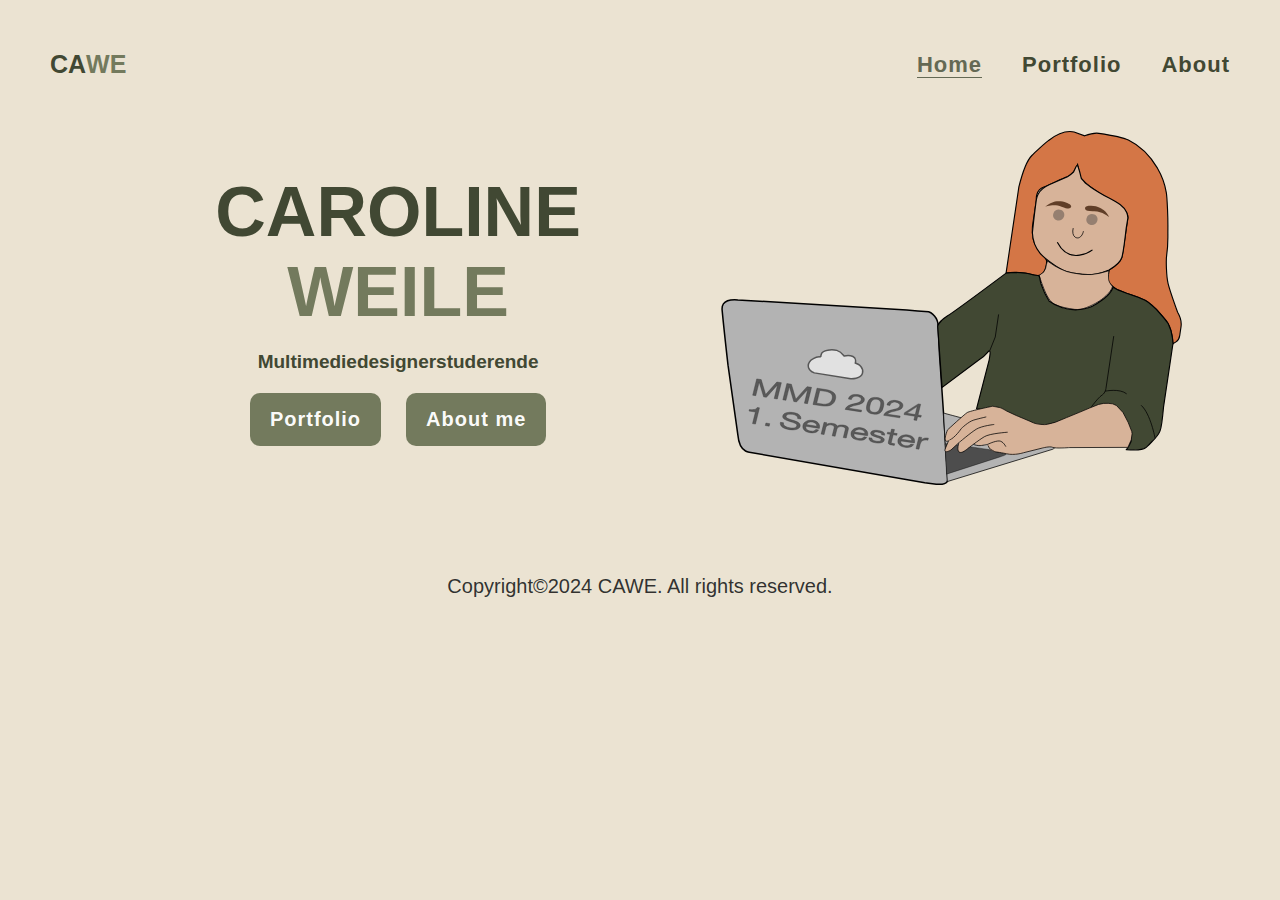
<file: index.html>
<!DOCTYPE html>
<html lang="da">
  <head>
    <meta charset="UTF-8" />
    <meta name="viewport" content="width=device-width, initial-scale=1.0" />
    <meta name="description" content="CAWE hjemmeside" />
    <meta name="robots" content="noindex, nofollow" />
    <title>Home</title>
    <link rel="stylesheet" href="css/generel.css" />
    <link rel="stylesheet" href="css/style.css" />
    <link
      rel="apple-touch-icon"
      sizes="180x180"
      href="favicon_io/apple-touch-icon.png"
    />
    <link
      rel="icon"
      type="image/png"
      sizes="32x32"
      href="favicon_io/favicon-32x32.png"
    />
    <link
      rel="icon"
      type="image/png"
      sizes="16x16"
      href="favicon_io/favicon-16x16.png"
    />
  </head>
  <body>
    <header>
      <nav class="navbar">
        <a href="index.html" class="logo">
          <div class="logo">
            <span class="ca">CA</span><span class="we">WE</span>
          </div>
        </a>
        <ul class="nav-menu">
          <li class="nav-item">
            <a href="index.html" class="nav-link active">Home</a>
          </li>
          <li class="nav-item">
            <a href="portfolio.html" class="nav-link">Portfolio</a>
          </li>
          <li class="nav-item">
            <a href="about.html" class="nav-link">About</a>
          </li>
        </ul>
        <div class="hamburger">
          <span class="bar"></span>
          <span class="bar"></span>
          <span class="bar"></span>
        </div>
      </nav>
    </header>
    <main>
      <div class="container-index">
        <div class="box-1">
          <div class="h1-forside">
            <span class="ca">CAROLINE</span><span class="we">WEILE</span>
          </div>
          <h3>Multimediedesignerstuderende</h3>
          <div class="knap-forside">
            <a href="portfolio.html" class="knap">Portfolio</a>
            <a href="about.html" class="knap">About me</a>
          </div>
        </div>
        <div class="box-2">
          <img
            src="img/ai-forside.svg"
            alt="Billede af animation"
            class="img-forside"
          />
        </div>
      </div>
    </main>
    <footer>
      <div>
        <p class="footer-index">
          Copyright&#169;2024 CAWE. All rights reserved.
        </p>
      </div>
    </footer>
    <script src="js/burger.js"></script>
  </body>
</html>
</file>
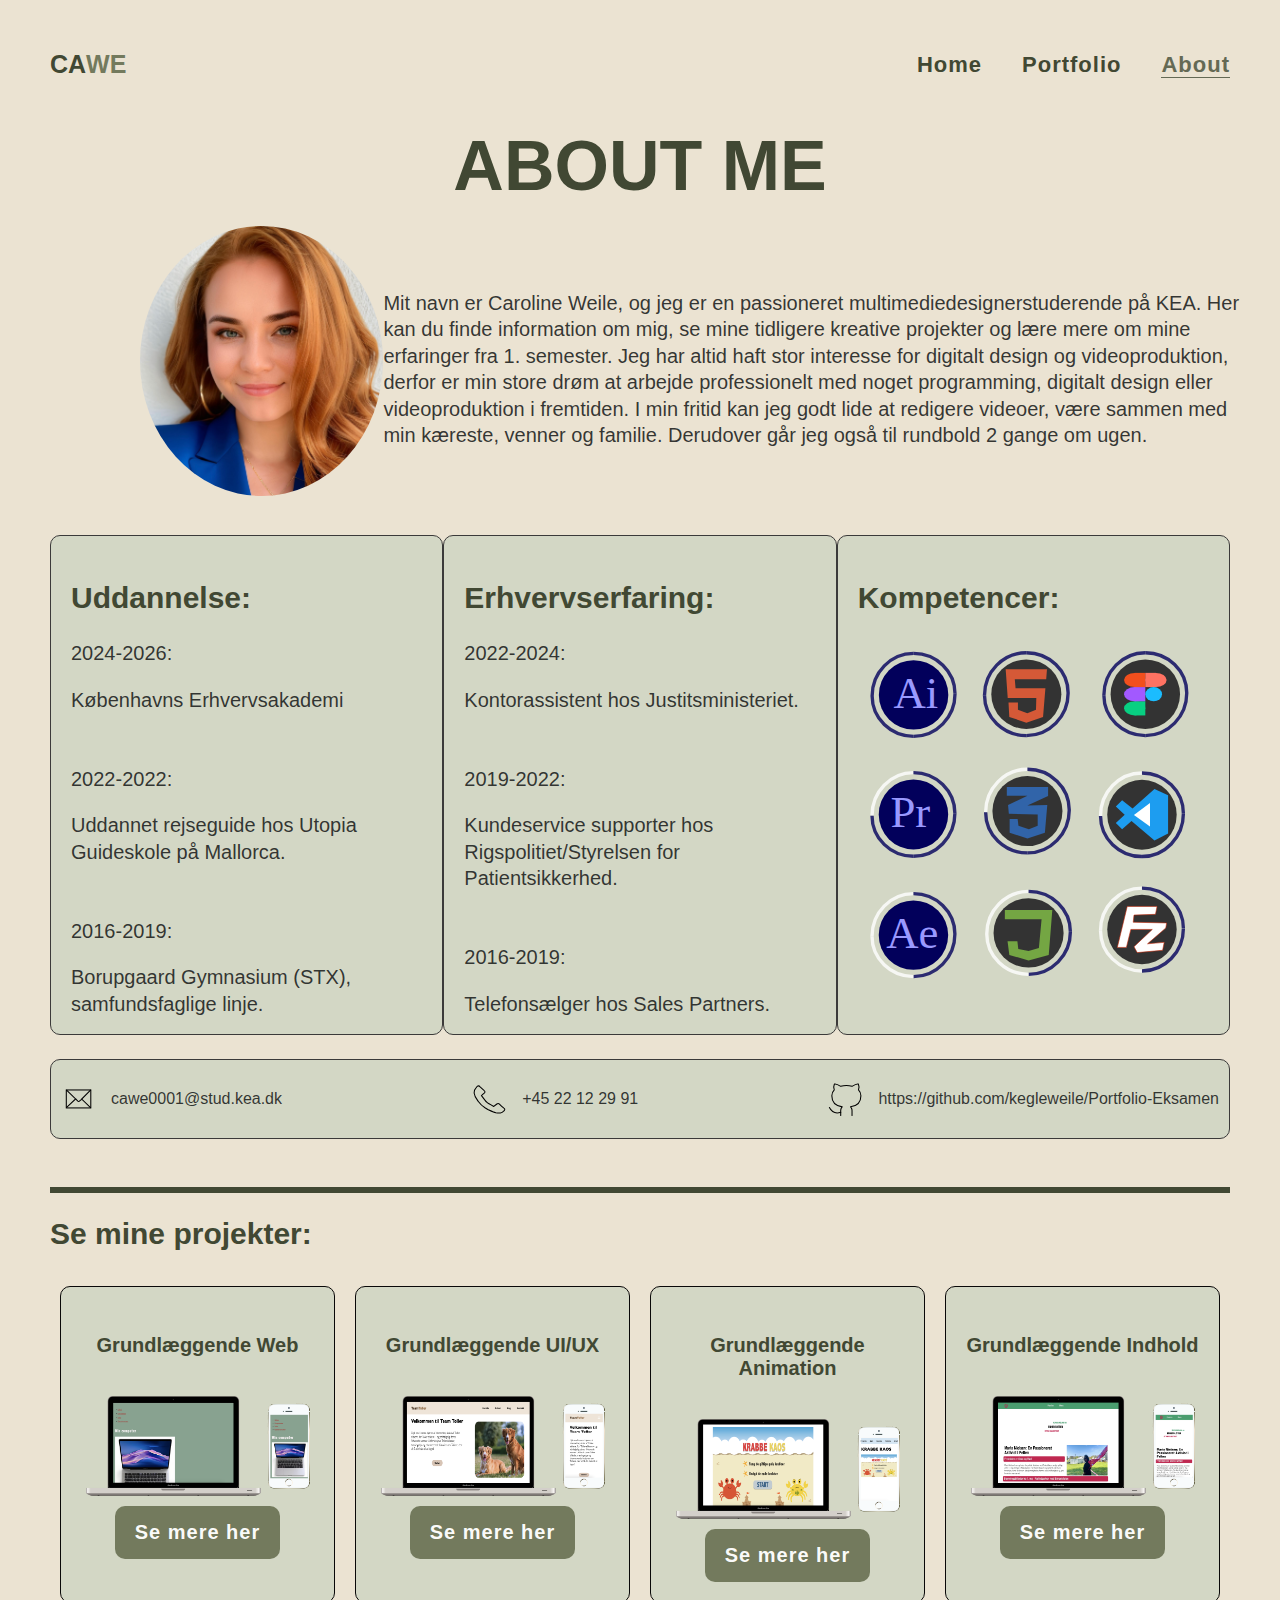
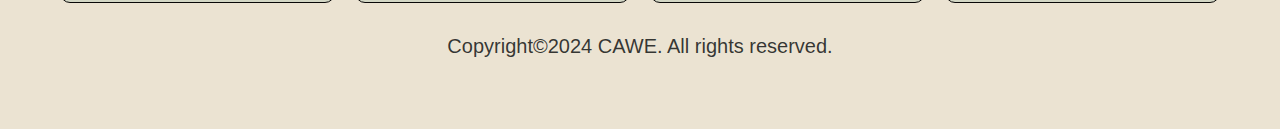
<file: about.html>
<!DOCTYPE html>
<html lang="da">
  <head>
    <meta charset="UTF-8" />
    <meta name="viewport" content="width=device-width, initial-scale=1.0" />
    <meta name="description" content="CAWE hjemmeside" />
    <meta name="robots" content="noindex, nofollow" />
    <title>About</title>
    <link rel="stylesheet" href="css/generel.css" />
    <link rel="stylesheet" href="css/style.css" />
    <link
      rel="apple-touch-icon"
      sizes="180x180"
      href="favicon_io/apple-touch-icon.png"
    />
    <link
      rel="icon"
      type="image/png"
      sizes="32x32"
      href="favicon_io/favicon-32x32.png"
    />
    <link
      rel="icon"
      type="image/png"
      sizes="16x16"
      href="favicon_io/favicon-16x16.png"
    />
  </head>
  <body>
    <header>
      <nav class="navbar">
        <a href="index.html" class="logo">
          <div class="logo">
            <span class="ca">CA</span><span class="we">WE</span>
          </div>
        </a>
        <ul class="nav-menu">
          <li class="nav-item">
            <a href="index.html" class="nav-link">Home</a>
          </li>
          <li class="nav-item">
            <a href="portfolio.html" class="nav-link">Portfolio</a>
          </li>
          <li class="nav-item">
            <a href="about.html" class="nav-link active">About</a>
          </li>
        </ul>
        <div class="hamburger">
          <span class="bar"></span>
          <span class="bar"></span>
          <span class="bar"></span>
        </div>
      </nav>
    </header>
    <main>
      <h1 class="h1-about">ABOUT ME</h1>
      <section class="grid_1-1">
        <div class="img-about-container">
          <img class="img-about" src="img/moi.JPG" alt="Et billede af mig" />
        </div>
        <div class="box-text">
          <p>
            Mit navn er Caroline Weile, og jeg er en passioneret
            multimediedesignerstuderende på KEA. Her kan du finde information om
            mig, se mine tidligere kreative projekter og lære mere om mine
            erfaringer fra 1. semester. Jeg har altid haft stor interesse for
            digitalt design og videoproduktion, derfor er min store drøm at
            arbejde professionelt med noget programming, digitalt design eller
            videoproduktion i fremtiden. I min fritid kan jeg godt lide at
            redigere videoer, være sammen med min kæreste, venner og familie.
            Derudover går jeg også til rundbold 2 gange om ugen.
          </p>
        </div>
      </section>
      <section class="box-indhold">
        <div class="box-uddannelse">
          <h2>Uddannelse:</h2>
          <p><strong>2024-2026:</strong></p>
          <p class="sted-1">Københavns Erhvervsakademi</p>
          <p><strong>2022-2022:</strong></p>
          <p class="sted-1">
            Uddannet rejseguide hos Utopia Guideskole på Mallorca.
          </p>
          <p><strong>2016-2019:</strong></p>
          <p class="sted-1">
            Borupgaard Gymnasium (STX), samfundsfaglige linje.
          </p>
        </div>
        <div class="box-erhvervserfaring">
          <h2>Erhvervserfaring:</h2>
          <p><strong>2022-2024:</strong></p>
          <p class="sted-1">Kontorassistent hos Justitsministeriet.</p>
          <p><strong>2019-2022:</strong></p>
          <p class="sted-1">
            Kundeservice supporter hos Rigspolitiet/Styrelsen for
            Patientsikkerhed.
          </p>
          <p><strong>2016-2019:</strong></p>
          <p class="sted-1">Telefonsælger hos Sales Partners.</p>
        </div>
        <div class="box-kompetencer">
          <h2>Kompetencer:</h2>
          <img src="img/ikon-1.svg" alt="Ikon-ai" class="ikon" />
          <img src="img/ikon-2.svg" alt="Ikon-html" class="ikon" />
          <img src="img/ikon-3.svg" alt="Ikon-figma" class="ikon" />
          <img src="img/ikon-4.svg" alt="Ikon-pr" class="ikon" />
          <img src="img/ikon-5.svg" alt="Ikon-css" class="ikon" />
          <img src="img/ikon-6.svg" alt="Ikon-vs" class="ikon" />
          <img src="img/ikon-7.svg" alt="Ikon-ae" class="ikon" />
          <img src="img/ikon-8.svg" alt="Ikon-js" class="ikon" />
          <img src="img/ikon-9.svg" alt="Ikon-fz" class="ikon" />
        </div>
      </section>
      <div class="kontakt-indhold">
        <div class="kontakt">
          <img src="img/mail-ikon.svg" alt="Ikon-mail" class="ikon-mail" />
          <p class="kontakt-text">cawe0001@stud.kea.dk</p>
        </div>
        <div class="kontakt2">
          <img src="img/telefon-ikon.svg" alt="Ikon-mail" class="ikon-mail" />
          <p class="kontakt-text">+45 22 12 29 91</p>
        </div>
        <div class="kontakt3">
          <img src="img/github-ikon.svg" alt="Ikon-mail" class="ikon-mail" />
          <p class="kontakt-text">
            https://github.com/kegleweile/Portfolio-Eksamen
          </p>
        </div>
      </div>
      <div class="streg"></div>
      <h2>Se mine projekter:</h2>
      <div class="container-portfolio">
        <div class="box-portfolio">
          <h4>Grundlæggende Web</h4>
          <div class="knap-projekt">
            <div>
              <img
                src="img/tema2_pic2.png"
                alt="Billede af tema 2"
                class="img-tema"
              />
            </div>
            <a href="tema2.html" class="knap">Se mere her</a>
          </div>
        </div>
        <div class="box-portfolio">
          <h4>Grundlæggende UI/UX</h4>
          <div class="knap-projekt">
            <div>
              <img
                src="img/tema3_pic2.png"
                alt="Billede af tema 3"
                class="img-tema"
              />
            </div>
            <a href="tema3.html" class="knap">Se mere her</a>
          </div>
        </div>
        <div class="box-portfolio">
          <h4>Grundlæggende Animation</h4>
          <div class="knap-projekt">
            <div>
              <img
                src="img/tema4_pic2.png"
                alt="Billede af tema 4"
                class="img-tema"
              />
            </div>
            <a href="tema4.html" class="knap">Se mere her</a>
          </div>
        </div>
        <div class="box-portfolio">
          <h4>Grundlæggende Indhold</h4>
          <div class="knap-projekt">
            <div>
              <img
                src="img/tema5_pic2.png"
                alt="Billede af tema 5"
                class="img-tema"
              />
            </div>
            <a href="tema5.html" class="knap">Se mere her</a>
          </div>
        </div>
      </div>
    </main>
    <footer>
      <div class="footer-about">
        <p>Copyright&#169;2024 CAWE. All rights reserved.</p>
      </div>
    </footer>
    <script src="js/burger.js"></script>
  </body>
</html>
</file>
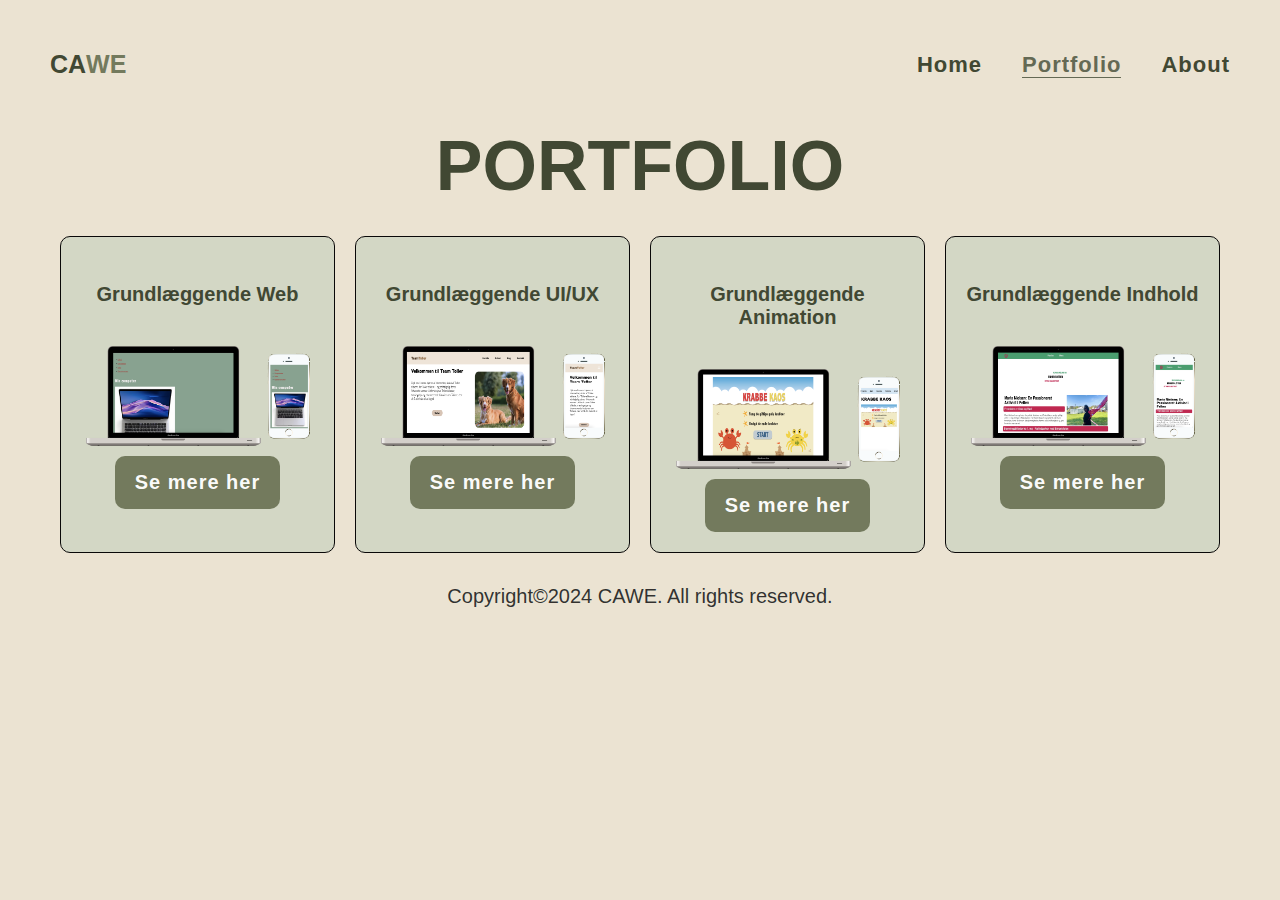
<file: portfolio.html>
<!DOCTYPE html>
<html lang="da">
  <head>
    <meta charset="UTF-8" />
    <meta name="viewport" content="width=device-width, initial-scale=1.0" />
    <meta name="description" content="CAWE hjemmeside" />
    <meta name="robots" content="noindex, nofollow" />
    <title>Portfolio</title>
    <link rel="stylesheet" href="css/generel.css" />
    <link rel="stylesheet" href="css/style.css" />
    <link
      rel="apple-touch-icon"
      sizes="180x180"
      href="favicon_io/apple-touch-icon.png"
    />
    <link
      rel="icon"
      type="image/png"
      sizes="32x32"
      href="favicon_io/favicon-32x32.png"
    />
    <link
      rel="icon"
      type="image/png"
      sizes="16x16"
      href="favicon_io/favicon-16x16.png"
    />
  </head>
  <body>
    <header>
      <nav class="navbar">
        <a href="index.html" class="logo">
          <div class="logo">
            <span class="ca">CA</span><span class="we">WE</span>
          </div>
        </a>
        <ul class="nav-menu">
          <li class="nav-item">
            <a href="index.html" class="nav-link">Home</a>
          </li>
          <li class="nav-item">
            <a href="portfolio.html" class="nav-link active">Portfolio</a>
          </li>
          <li class="nav-item">
            <a href="about.html" class="nav-link">About</a>
          </li>
        </ul>
        <div class="hamburger">
          <span class="bar"></span>
          <span class="bar"></span>
          <span class="bar"></span>
        </div>
      </nav>
    </header>
    <main>
      <h1 class="h1-portfolio">PORTFOLIO</h1>
      <div class="container-portfolio">
        <div class="box-portfolio">
          <h4>Grundlæggende Web</h4>
          <div class="knap-projekt">
            <div>
              <img
                src="img/tema2_pic2.png"
                alt="Billede af tema 2"
                class="img-tema"
              />
            </div>
            <a href="tema2.html" class="knap">Se mere her</a>
          </div>
        </div>
        <div class="box-portfolio">
          <h4>Grundlæggende UI/UX</h4>
          <div class="knap-projekt">
            <div>
              <img
                src="img/tema3_pic2.png"
                alt="Billede af tema 3"
                class="img-tema"
              />
            </div>
            <a href="tema3.html" class="knap">Se mere her</a>
          </div>
        </div>
        <div class="box-portfolio">
          <h4>Grundlæggende Animation</h4>
          <div class="knap-projekt">
            <div>
              <img
                src="img/tema4_pic2.png"
                alt="Billede af tema 4"
                class="img-tema"
              />
            </div>
            <a href="tema4.html" class="knap">Se mere her</a>
          </div>
        </div>
        <div class="box-portfolio">
          <h4>Grundlæggende Indhold</h4>
          <div class="knap-projekt">
            <div>
              <img
                src="img/tema5_pic2.png"
                alt="Billede af tema 5"
                class="img-tema"
              />
            </div>
            <a href="tema5.html" class="knap">Se mere her</a>
          </div>
        </div>
      </div>
    </main>
    <footer>
      <div>
        <p class="footer-portfolio">
          Copyright&#169;2024 CAWE. All rights reserved.
        </p>
      </div>
    </footer>
    <script src="js/burger.js"></script>
  </body>
</html>
</file>
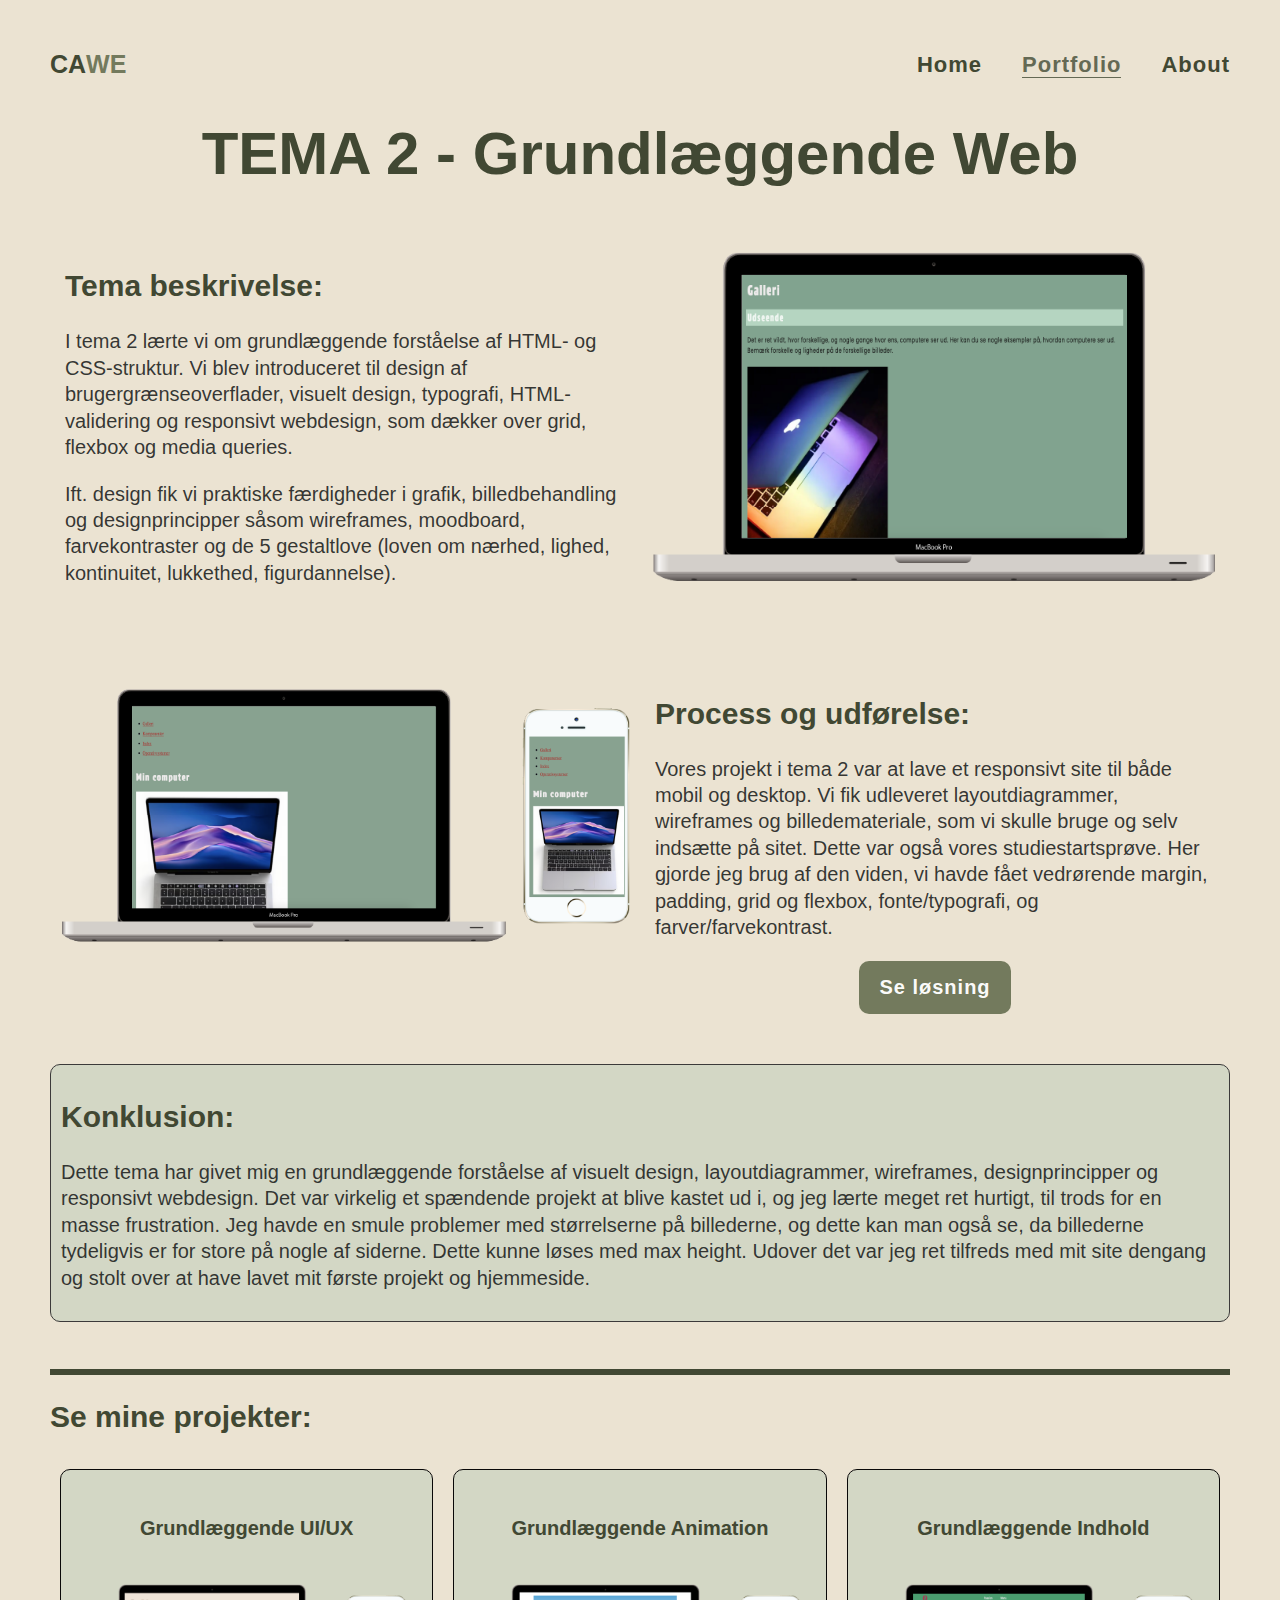
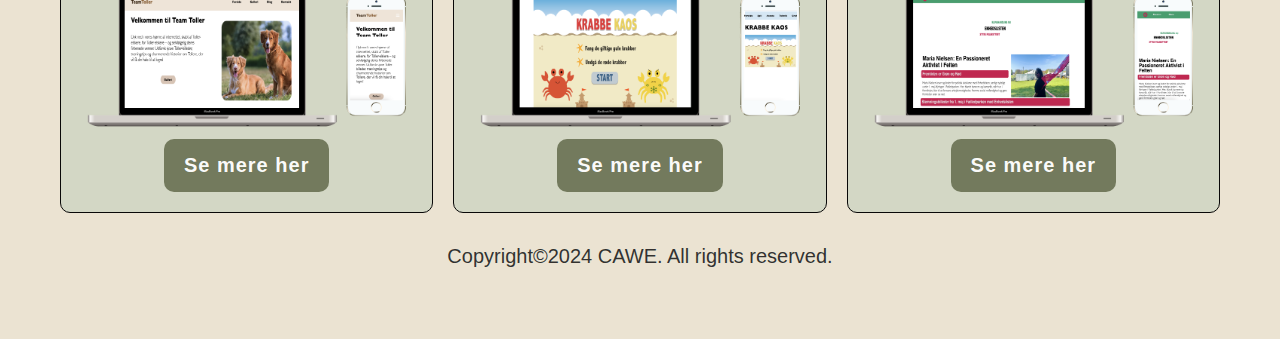
<file: tema2.html>
<!DOCTYPE html>
<html lang="da">
  <head>
    <meta charset="UTF-8" />
    <meta name="viewport" content="width=device-width, initial-scale=1.0" />
    <meta name="description" content="CAWE hjemmeside" />
    <meta name="robots" content="noindex, nofollow" />
    <title>Portfolio</title>
    <link rel="stylesheet" href="css/generel.css" />
    <link rel="stylesheet" href="css/style.css" />
    <link
      rel="apple-touch-icon"
      sizes="180x180"
      href="favicon_io/apple-touch-icon.png"
    />
    <link
      rel="icon"
      type="image/png"
      sizes="32x32"
      href="favicon_io/favicon-32x32.png"
    />
    <link
      rel="icon"
      type="image/png"
      sizes="16x16"
      href="favicon_io/favicon-16x16.png"
    />
  </head>
  <body>
    <header>
      <nav class="navbar">
        <a href="index.html" class="logo">
          <div class="logo">
            <span class="ca">CA</span><span class="we">WE</span>
          </div>
        </a>
        <ul class="nav-menu">
          <li class="nav-item">
            <a href="index.html" class="nav-link">Home</a>
          </li>
          <li class="nav-item">
            <a href="portfolio.html" class="nav-link active">Portfolio</a>
          </li>
          <li class="nav-item">
            <a href="about.html" class="nav-link">About</a>
          </li>
        </ul>
        <div class="hamburger">
          <span class="bar"></span>
          <span class="bar"></span>
          <span class="bar"></span>
        </div>
      </nav>
    </header>
    <main>
      <h1 class="h1-tema">TEMA 2 - Grundlæggende Web</h1>
      <section class="grid-1">
        <div class="tema-box1">
          <h2>Tema beskrivelse:</h2>
          <p>
            I tema 2 lærte vi om grundlæggende forståelse af HTML- og
            CSS-struktur. Vi blev introduceret til design af
            brugergrænseoverflader, visuelt design, typografi, HTML-validering
            og responsivt webdesign, som dækker over grid, flexbox og media
            queries.
          </p>
          <p>
            Ift. design fik vi praktiske færdigheder i grafik, billedbehandling
            og designprincipper såsom wireframes, moodboard, farvekontraster og
            de 5 gestaltlove (loven om nærhed, lighed, kontinuitet, lukkethed,
            figurdannelse).
          </p>
        </div>
        <div>
          <img
            src="img/tema2_pic1.png"
            alt="Billede af tema 2"
            class="img-tema"
          />
        </div>
      </section>
      <section class="grid-1">
        <div>
          <img
            src="img/tema2_pic2.png"
            alt="Billede af tema 2"
            class="img-tema"
          />
        </div>
        <div class="tema-box2">
          <h2>Process og udførelse:</h2>
          <p>
            Vores projekt i tema 2 var at lave et responsivt site til både mobil
            og desktop. Vi fik udleveret layoutdiagrammer, wireframes og
            billedemateriale, som vi skulle bruge og selv indsætte på sitet.
            Dette var også vores studiestartsprøve. Her gjorde jeg brug af den
            viden, vi havde fået vedrørende margin, padding, grid og flexbox,
            fonte/typografi, og farver/farvekontrast.
          </p>
          <div class="knap-tema">
            <a
              href="http://www.cawe.dk/t2_grundweb/sandbox/mobilsite/index.html"
              class="knap"
              >Se løsning</a
            >
          </div>
        </div>
      </section>
      <div class="konklussion-box">
        <h2>Konklusion:</h2>
        <p>
          Dette tema har givet mig en grundlæggende forståelse af visuelt
          design, layoutdiagrammer, wireframes, designprincipper og responsivt
          webdesign. Det var virkelig et spændende projekt at blive kastet ud i,
          og jeg lærte meget ret hurtigt, til trods for en masse frustration.
          Jeg havde en smule problemer med størrelserne på billederne, og dette
          kan man også se, da billederne tydeligvis er for store på nogle af
          siderne. Dette kunne løses med max height. Udover det var jeg ret
          tilfreds med mit site dengang og stolt over at have lavet mit første
          projekt og hjemmeside.
        </p>
      </div>
      <div class="streg"></div>
      <h2>Se mine projekter:</h2>
      <div class="container-portfolio">
        <div class="box-portfolio">
          <h4>Grundlæggende UI/UX</h4>
          <div class="knap-projekt">
            <div>
              <img
                src="img/tema3_pic2.png"
                alt="Billede af tema 3"
                class="img-tema"
              />
            </div>
            <a href="tema3.html" class="knap">Se mere her</a>
          </div>
        </div>
        <div class="box-portfolio">
          <h4>Grundlæggende Animation</h4>
          <div class="knap-projekt">
            <div>
              <img
                src="img/tema4_pic2.png"
                alt="Billede af tema 4"
                class="img-tema"
              />
            </div>
            <a href="tema4.html" class="knap">Se mere her</a>
          </div>
        </div>
        <div class="box-portfolio">
          <h4>Grundlæggende Indhold</h4>
          <div class="knap-projekt">
            <div>
              <img
                src="img/tema5_pic2.png"
                alt="Billede af tema 5"
                class="img-tema"
              />
            </div>
            <a href="tema5.html" class="knap">Se mere her</a>
          </div>
        </div>
      </div>
    </main>
    <footer>
      <div>
        <p class="footer-portfolio">
          Copyright&#169;2024 CAWE. All rights reserved.
        </p>
      </div>
    </footer>
    <script src="js/burger.js"></script>
  </body>
</html>
</file>
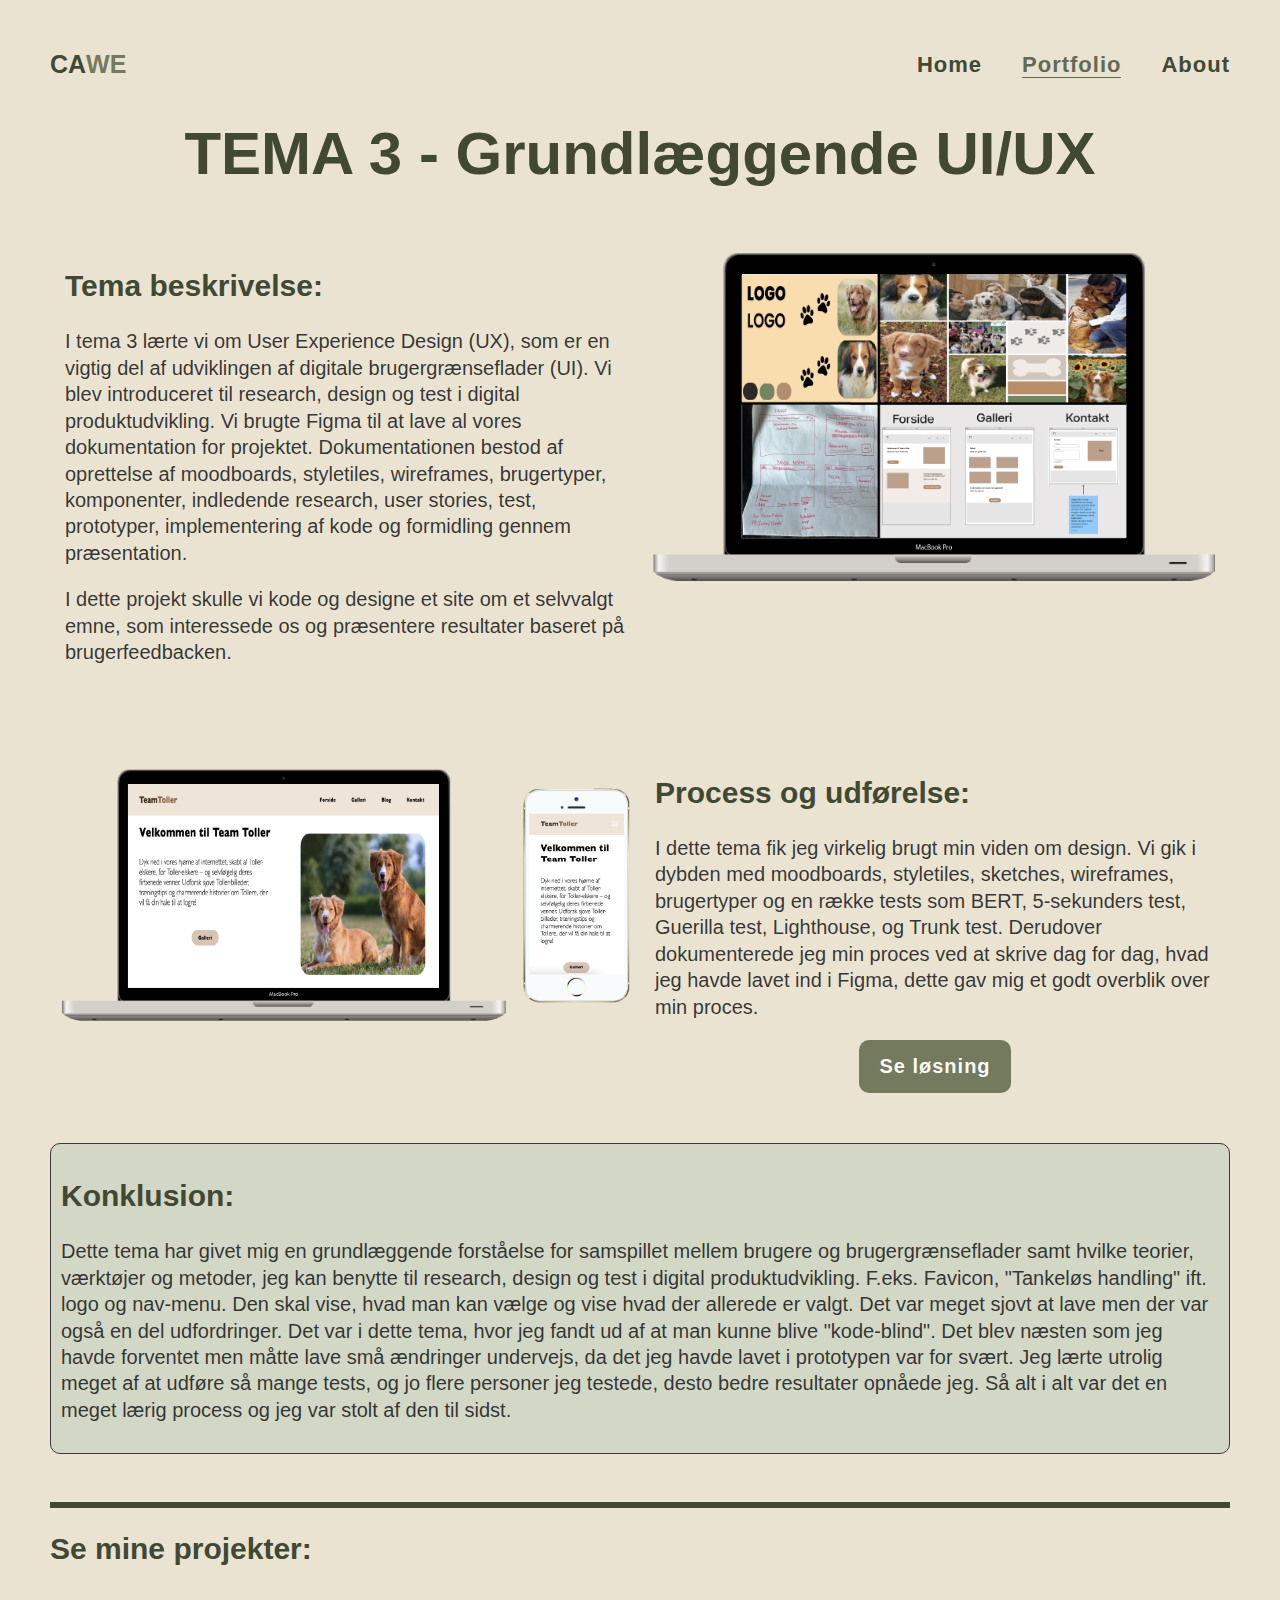
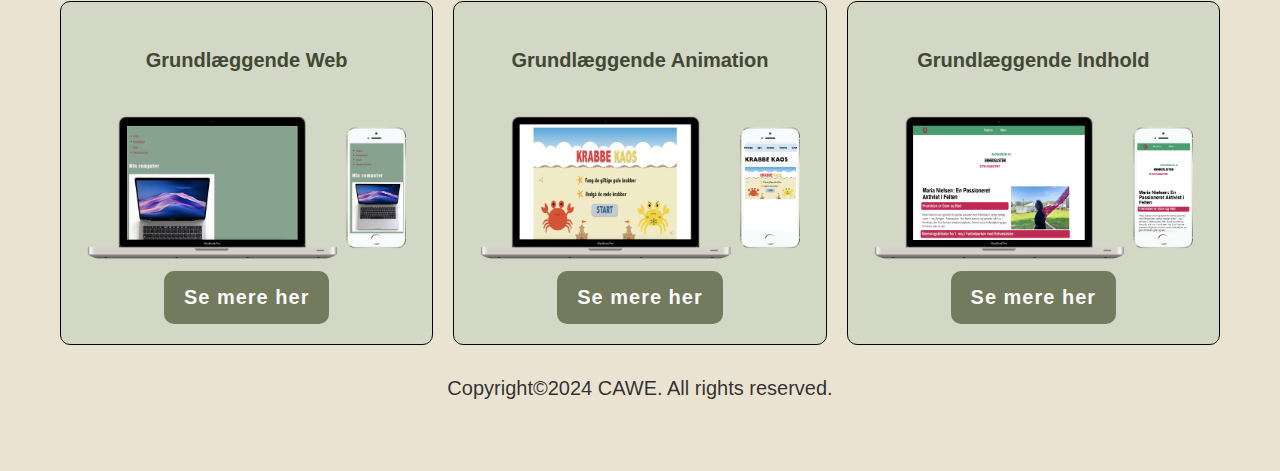
<file: tema3.html>
<!DOCTYPE html>
<html lang="da">
  <head>
    <meta charset="UTF-8" />
    <meta name="viewport" content="width=device-width, initial-scale=1.0" />
    <meta name="description" content="CAWE hjemmeside" />
    <meta name="robots" content="noindex, nofollow" />
    <title>Portfolio</title>
    <link rel="stylesheet" href="css/generel.css" />
    <link rel="stylesheet" href="css/style.css" />
    <link
      rel="apple-touch-icon"
      sizes="180x180"
      href="favicon_io/apple-touch-icon.png"
    />
    <link
      rel="icon"
      type="image/png"
      sizes="32x32"
      href="favicon_io/favicon-32x32.png"
    />
    <link
      rel="icon"
      type="image/png"
      sizes="16x16"
      href="favicon_io/favicon-16x16.png"
    />
  </head>
  <body>
    <header>
      <nav class="navbar">
        <a href="index.html" class="logo">
          <div class="logo">
            <span class="ca">CA</span><span class="we">WE</span>
          </div>
        </a>
        <ul class="nav-menu">
          <li class="nav-item">
            <a href="index.html" class="nav-link">Home</a>
          </li>
          <li class="nav-item">
            <a href="portfolio.html" class="nav-link active">Portfolio</a>
          </li>
          <li class="nav-item">
            <a href="about.html" class="nav-link">About</a>
          </li>
        </ul>
        <div class="hamburger">
          <span class="bar"></span>
          <span class="bar"></span>
          <span class="bar"></span>
        </div>
      </nav>
    </header>
    <main>
      <h1 class="h1-tema">TEMA 3 - Grundlæggende UI/UX</h1>
      <section class="grid-1">
        <div class="tema-box1">
          <h2>Tema beskrivelse:</h2>
          <p>
            I tema 3 lærte vi om User Experience Design (UX), som er en vigtig
            del af udviklingen af digitale brugergrænseflader (UI). Vi blev
            introduceret til research, design og test i digital
            produktudvikling. Vi brugte Figma til at lave al vores dokumentation
            for projektet. Dokumentationen bestod af oprettelse af moodboards,
            styletiles, wireframes, brugertyper, komponenter, indledende
            research, user stories, test, prototyper, implementering af kode og
            formidling gennem præsentation.
          </p>
          <p>
            I dette projekt skulle vi kode og designe et site om et selvvalgt
            emne, som interessede os og præsentere resultater baseret på
            brugerfeedbacken.
          </p>
        </div>
        <div>
          <img
            src="img/tema3_pic1.png"
            alt="Billede af tema 3"
            class="img-tema"
          />
        </div>
      </section>
      <section class="grid-1">
        <div>
          <img
            src="img/tema3_pic2.png"
            alt="Billede af tema 3"
            class="img-tema"
          />
        </div>
        <div class="tema-box2">
          <h2>Process og udførelse:</h2>
          <p>
            I dette tema fik jeg virkelig brugt min viden om design. Vi gik i
            dybden med moodboards, styletiles, sketches, wireframes, brugertyper
            og en række tests som BERT, 5-sekunders test, Guerilla test,
            Lighthouse, og Trunk test. Derudover dokumenterede jeg min proces
            ved at skrive dag for dag, hvad jeg havde lavet ind i Figma, dette
            gav mig et godt overblik over min proces.
          </p>
          <div class="knap-tema">
            <a
              href="http://cawe.dk/t3_emnesite/emnesite/index.html"
              class="knap"
              >Se løsning</a
            >
          </div>
        </div>
      </section>
      <div class="konklussion-box">
        <h2>Konklusion:</h2>
        <p>
          Dette tema har givet mig en grundlæggende forståelse for samspillet
          mellem brugere og brugergrænseflader samt hvilke teorier, værktøjer og
          metoder, jeg kan benytte til research, design og test i digital
          produktudvikling. F.eks. Favicon, "Tankeløs handling" ift. logo og
          nav-menu. Den skal vise, hvad man kan vælge og vise hvad der allerede
          er valgt. Det var meget sjovt at lave men der var også en del
          udfordringer. Det var i dette tema, hvor jeg fandt ud af at man kunne
          blive "kode-blind". Det blev næsten som jeg havde forventet men måtte
          lave små ændringer undervejs, da det jeg havde lavet i prototypen var
          for svært. Jeg lærte utrolig meget af at udføre så mange tests, og jo
          flere personer jeg testede, desto bedre resultater opnåede jeg. Så alt
          i alt var det en meget lærig process og jeg var stolt af den til
          sidst.
        </p>
      </div>
      <div class="streg"></div>
      <h2>Se mine projekter:</h2>
      <div class="container-portfolio">
        <div class="box-portfolio">
          <h4>Grundlæggende Web</h4>
          <div class="knap-projekt">
            <div>
              <img
                src="img/tema2_pic2.png"
                alt="Billede af tema 2"
                class="img-tema"
              />
            </div>
            <a href="tema2.html" class="knap">Se mere her</a>
          </div>
        </div>
        <div class="box-portfolio">
          <h4>Grundlæggende Animation</h4>
          <div class="knap-projekt">
            <div>
              <img
                src="img/tema4_pic2.png"
                alt="Billede af tema 4"
                class="img-tema"
              />
            </div>
            <a href="tema4.html" class="knap">Se mere her</a>
          </div>
        </div>
        <div class="box-portfolio">
          <h4>Grundlæggende Indhold</h4>
          <div class="knap-projekt">
            <div>
              <img
                src="img/tema5_pic2.png"
                alt="Billede af tema 5"
                class="img-tema"
              />
            </div>
            <a href="tema5.html" class="knap">Se mere her</a>
          </div>
        </div>
      </div>
    </main>
    <footer>
      <div>
        <p class="footer-portfolio">
          Copyright&#169;2024 CAWE. All rights reserved.
        </p>
      </div>
    </footer>
    <script src="js/burger.js"></script>
  </body>
</html>
</file>
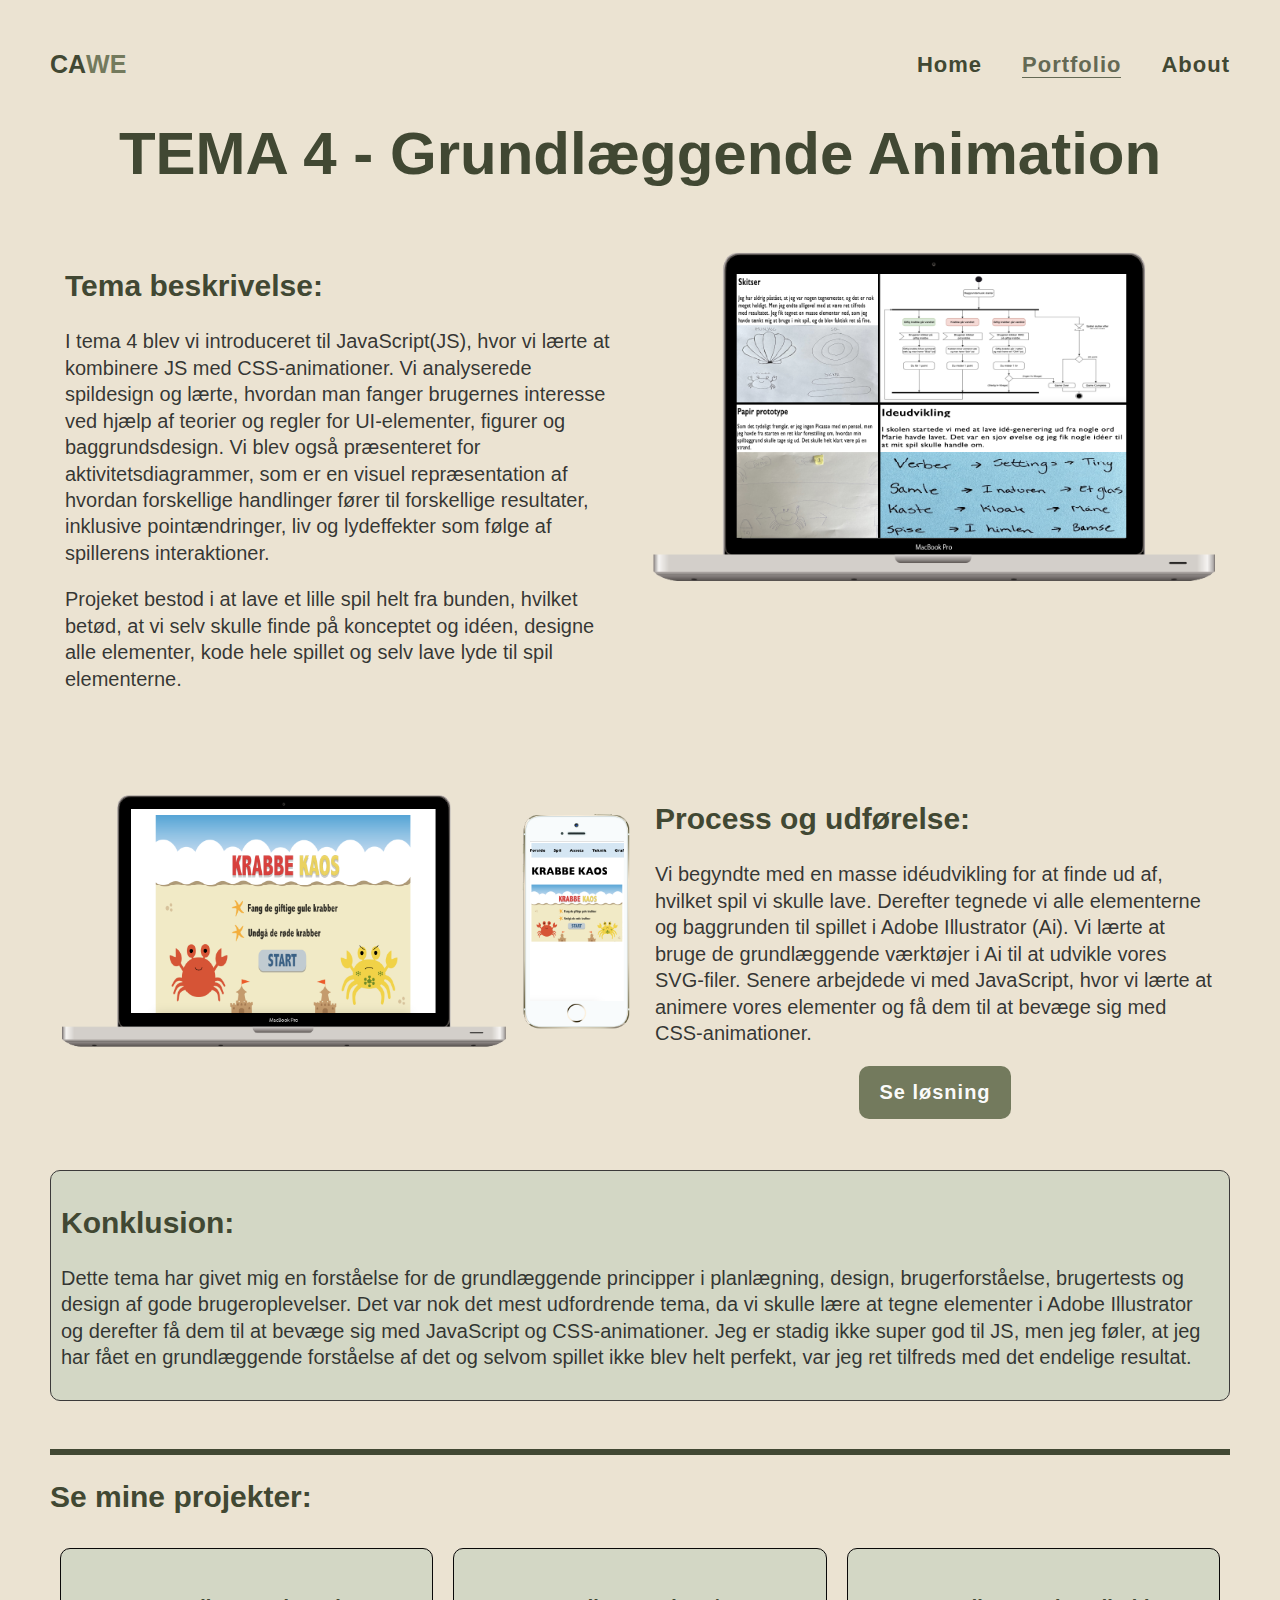
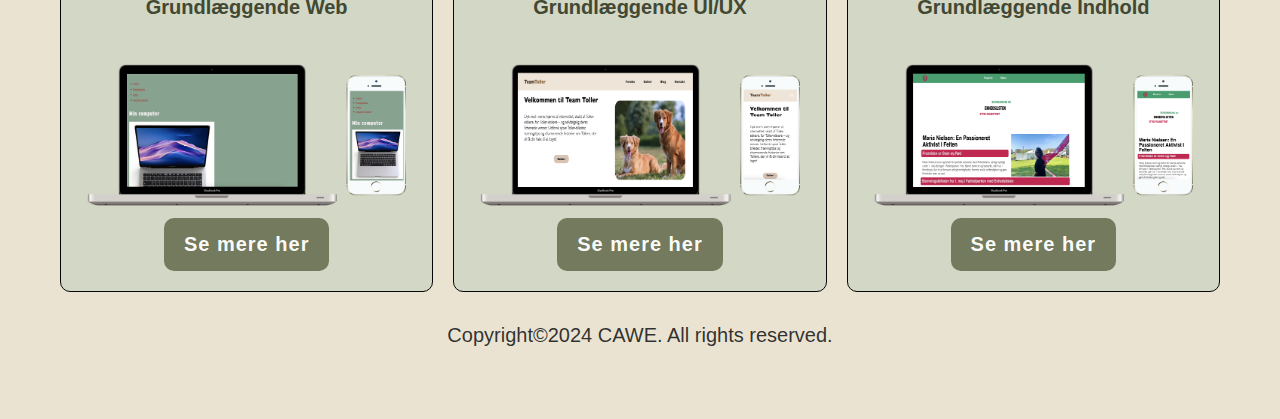
<file: tema4.html>
<!DOCTYPE html>
<html lang="da">
  <head>
    <meta charset="UTF-8" />
    <meta name="viewport" content="width=device-width, initial-scale=1.0" />
    <meta name="description" content="CAWE hjemmeside" />
    <meta name="robots" content="noindex, nofollow" />
    <title>Portfolio</title>
    <link rel="stylesheet" href="css/generel.css" />
    <link rel="stylesheet" href="css/style.css" />
    <link
      rel="apple-touch-icon"
      sizes="180x180"
      href="favicon_io/apple-touch-icon.png"
    />
    <link
      rel="icon"
      type="image/png"
      sizes="32x32"
      href="favicon_io/favicon-32x32.png"
    />
    <link
      rel="icon"
      type="image/png"
      sizes="16x16"
      href="favicon_io/favicon-16x16.png"
    />
  </head>
  <body>
    <header>
      <nav class="navbar">
        <a href="index.html" class="logo">
          <div class="logo">
            <span class="ca">CA</span><span class="we">WE</span>
          </div>
        </a>
        <ul class="nav-menu">
          <li class="nav-item">
            <a href="index.html" class="nav-link">Home</a>
          </li>
          <li class="nav-item">
            <a href="portfolio.html" class="nav-link active">Portfolio</a>
          </li>
          <li class="nav-item">
            <a href="about.html" class="nav-link">About</a>
          </li>
        </ul>
        <div class="hamburger">
          <span class="bar"></span>
          <span class="bar"></span>
          <span class="bar"></span>
        </div>
      </nav>
    </header>
    <main>
      <h1 class="h1-tema">TEMA 4 - Grundlæggende Animation</h1>
      <section class="grid-1">
        <div class="tema-box1">
          <h2>Tema beskrivelse:</h2>
          <p>
            I tema 4 blev vi introduceret til JavaScript(JS), hvor vi lærte at
            kombinere JS med CSS-animationer. Vi analyserede spildesign og
            lærte, hvordan man fanger brugernes interesse ved hjælp af teorier
            og regler for UI-elementer, figurer og baggrundsdesign. Vi blev også
            præsenteret for aktivitetsdiagrammer, som er en visuel
            repræsentation af hvordan forskellige handlinger fører til
            forskellige resultater, inklusive pointændringer, liv og lydeffekter
            som følge af spillerens interaktioner.
          </p>
          <p>
            Projeket bestod i at lave et lille spil helt fra bunden, hvilket
            betød, at vi selv skulle finde på konceptet og idéen, designe alle
            elementer, kode hele spillet og selv lave lyde til spil elementerne.
          </p>
        </div>
        <div>
          <img
            src="img/tema4_pic1.png"
            alt="Billede af tema 4"
            class="img-tema"
          />
        </div>
      </section>
      <section class="grid-1">
        <div>
          <img
            src="img/tema4_pic2.png"
            alt="Billede af tema 4"
            class="img-tema"
          />
        </div>
        <div class="tema-box2">
          <h2>Process og udførelse:</h2>
          <p>
            Vi begyndte med en masse idéudvikling for at finde ud af, hvilket
            spil vi skulle lave. Derefter tegnede vi alle elementerne og
            baggrunden til spillet i Adobe Illustrator (Ai). Vi lærte at bruge
            de grundlæggende værktøjer i Ai til at udvikle vores SVG-filer.
            Senere arbejdede vi med JavaScript, hvor vi lærte at animere vores
            elementer og få dem til at bevæge sig med CSS-animationer.
          </p>
          <div class="knap-tema">
            <a
              href="http://cawe.dk/t4_animation/website/index.html"
              class="knap"
              >Se løsning</a
            >
          </div>
        </div>
      </section>
      <div class="konklussion-box">
        <h2>Konklusion:</h2>
        <p>
          Dette tema har givet mig en forståelse for de grundlæggende principper
          i planlægning, design, brugerforståelse, brugertests og design af gode
          brugeroplevelser. Det var nok det mest udfordrende tema, da vi skulle
          lære at tegne elementer i Adobe Illustrator og derefter få dem til at
          bevæge sig med JavaScript og CSS-animationer. Jeg er stadig ikke super
          god til JS, men jeg føler, at jeg har fået en grundlæggende forståelse
          af det og selvom spillet ikke blev helt perfekt, var jeg ret tilfreds
          med det endelige resultat.
        </p>
      </div>
      <div class="streg"></div>
      <h2>Se mine projekter:</h2>
      <div class="container-portfolio">
        <div class="box-portfolio">
          <h4>Grundlæggende Web</h4>
          <div class="knap-projekt">
            <div>
              <img
                src="img/tema2_pic2.png"
                alt="Billede af tema 2"
                class="img-tema"
              />
            </div>
            <a href="tema2.html" class="knap">Se mere her</a>
          </div>
        </div>
        <div class="box-portfolio">
          <h4>Grundlæggende UI/UX</h4>
          <div class="knap-projekt">
            <div>
              <img
                src="img/tema3_pic2.png"
                alt="Billede af tema 3"
                class="img-tema"
              />
            </div>
            <a href="tema3.html" class="knap">Se mere her</a>
          </div>
        </div>
        <div class="box-portfolio">
          <h4>Grundlæggende Indhold</h4>
          <div class="knap-projekt">
            <div>
              <img
                src="img/tema5_pic2.png"
                alt="Billede af tema 5"
                class="img-tema"
              />
            </div>
            <a href="tema5.html" class="knap">Se mere her</a>
          </div>
        </div>
      </div>
    </main>
    <footer>
      <div>
        <p class="footer-portfolio">
          Copyright&#169;2024 CAWE. All rights reserved.
        </p>
      </div>
    </footer>
    <script src="js/burger.js"></script>
  </body>
</html>
</file>
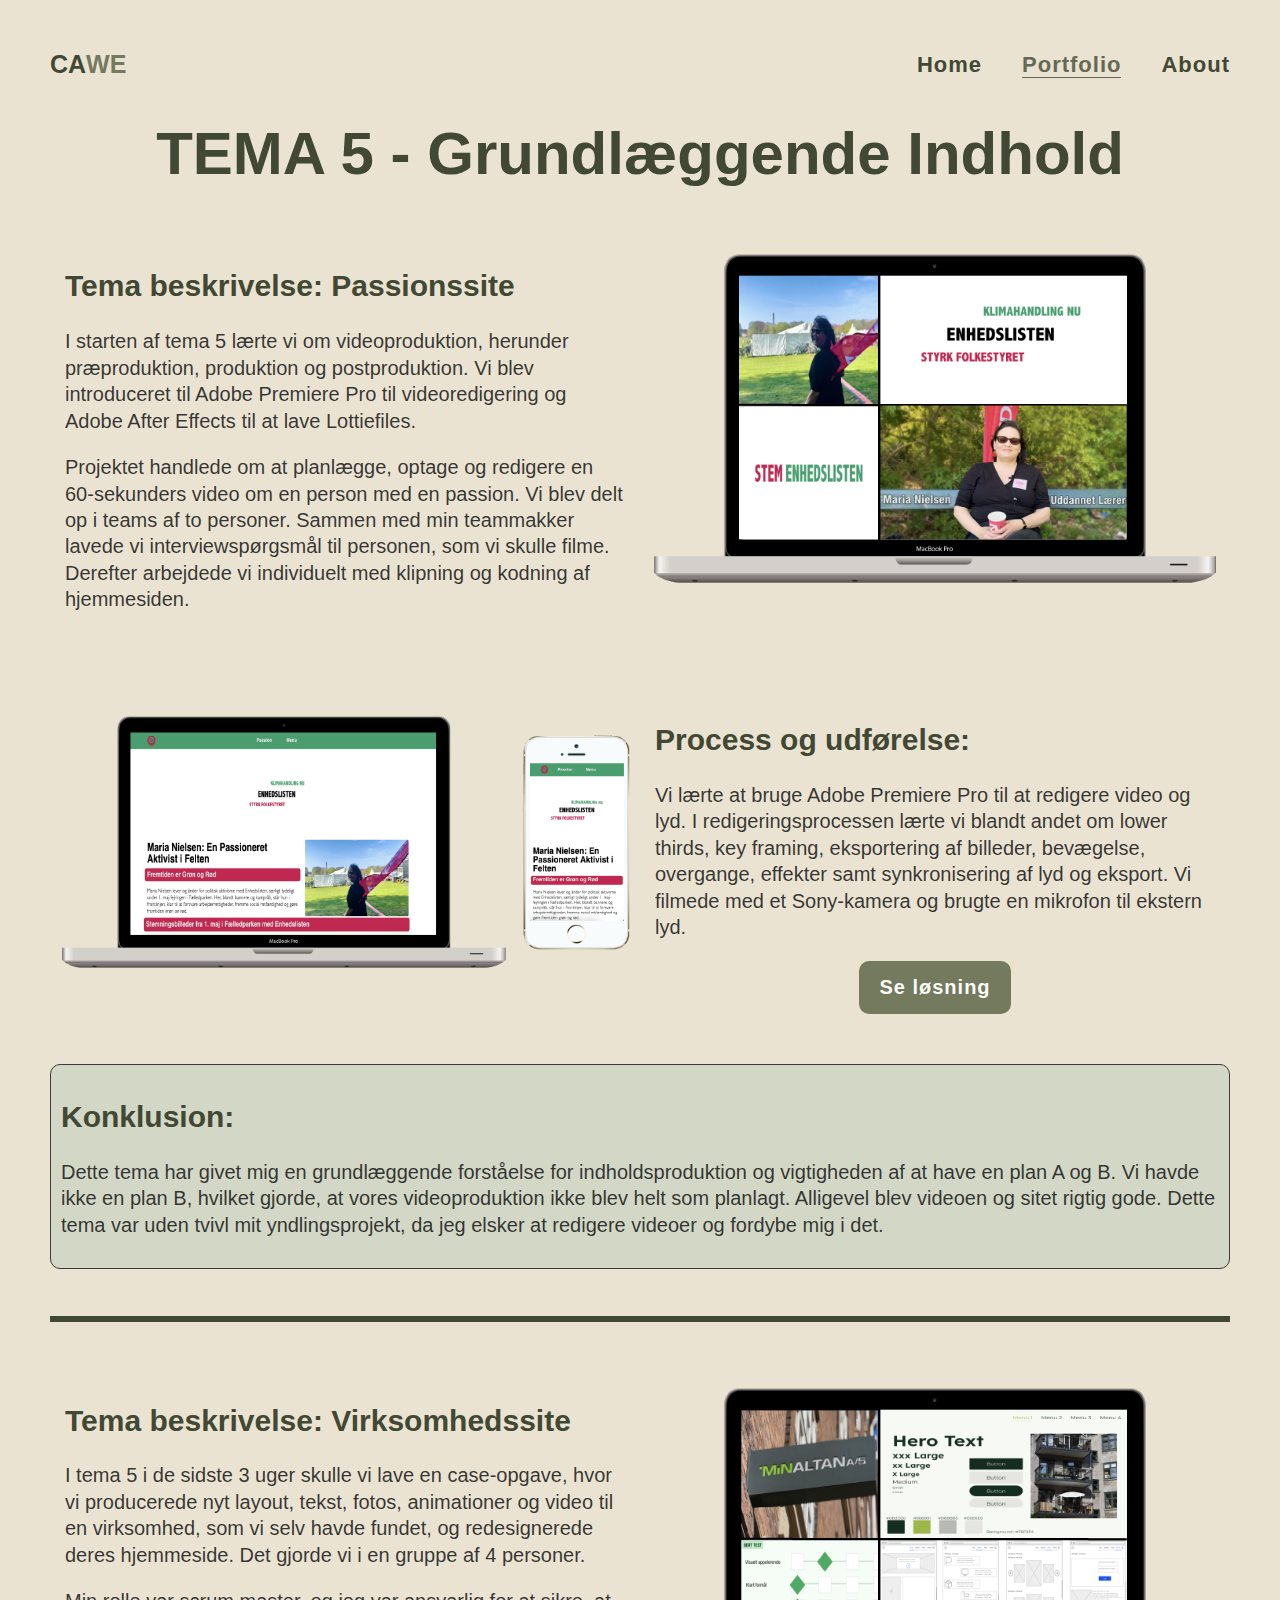
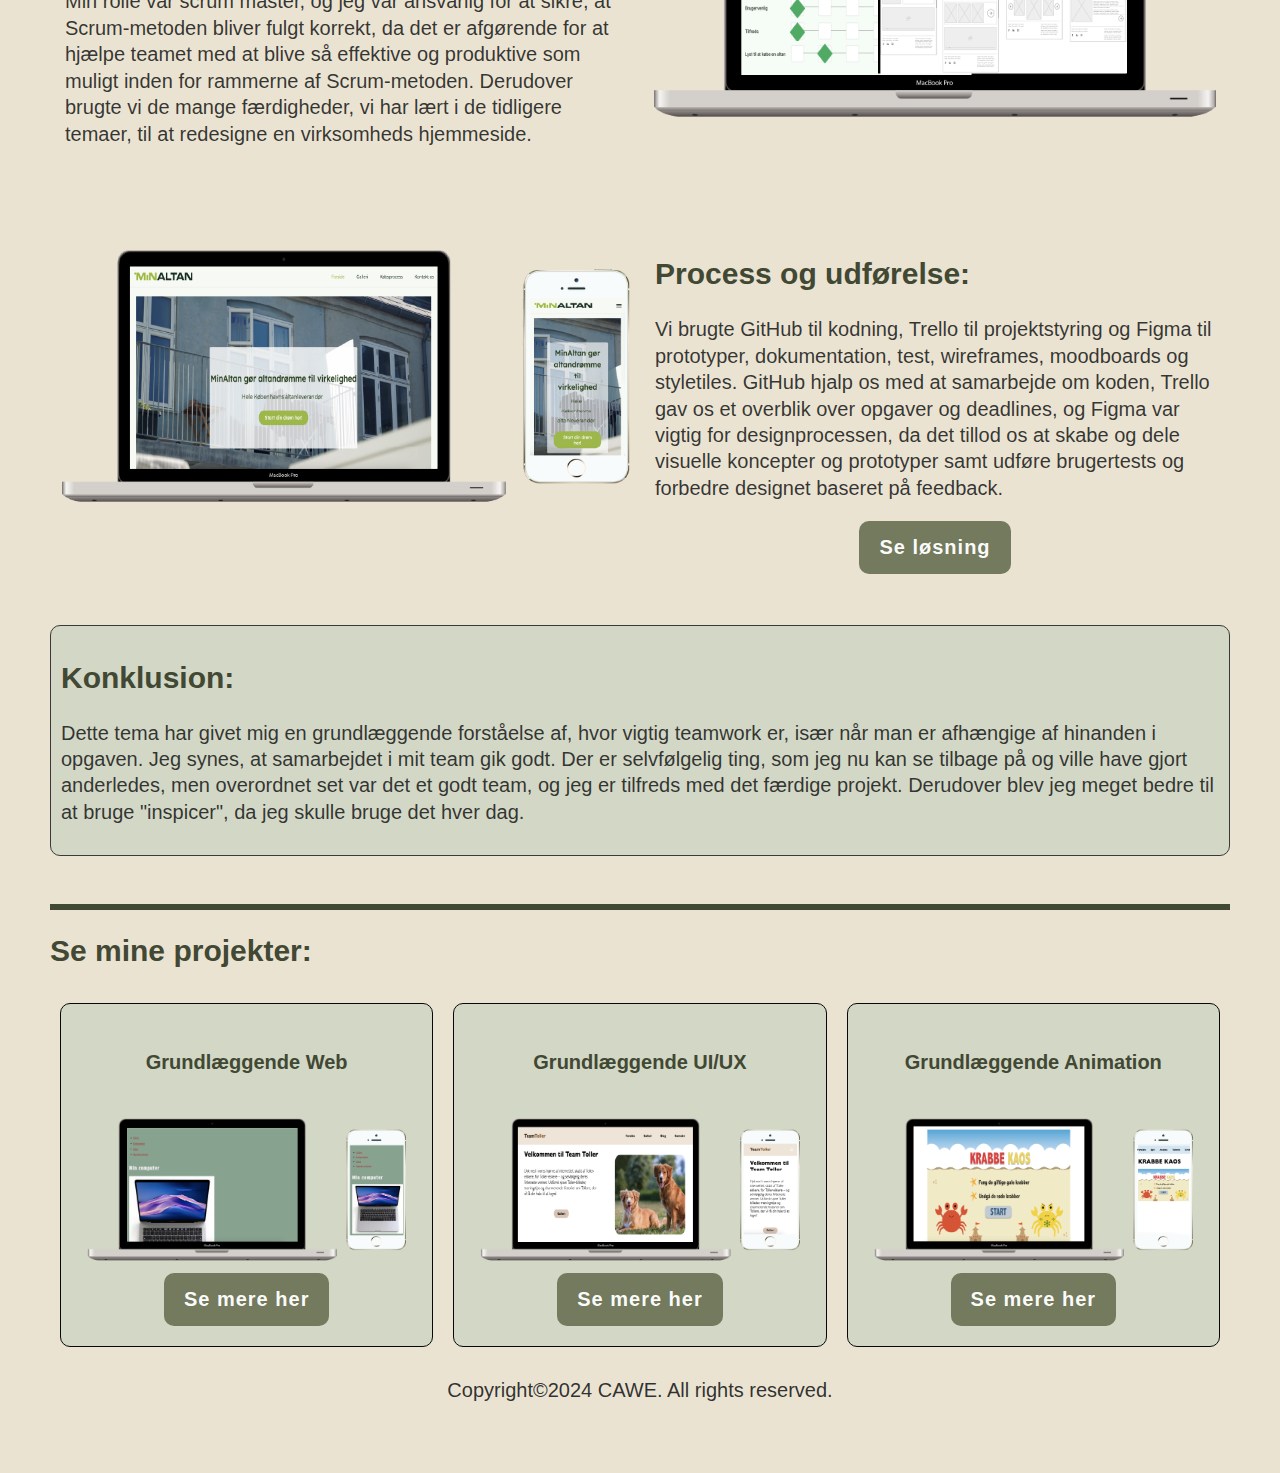
<file: tema5.html>
<!DOCTYPE html>
<html lang="da">
  <head>
    <meta charset="UTF-8" />
    <meta name="viewport" content="width=device-width, initial-scale=1.0" />
    <meta name="description" content="CAWE hjemmeside" />
    <meta name="robots" content="noindex, nofollow" />
    <title>Portfolio</title>
    <link rel="stylesheet" href="css/generel.css" />
    <link rel="stylesheet" href="css/style.css" />
    <link
      rel="apple-touch-icon"
      sizes="180x180"
      href="favicon_io/apple-touch-icon.png"
    />
    <link
      rel="icon"
      type="image/png"
      sizes="32x32"
      href="favicon_io/favicon-32x32.png"
    />
    <link
      rel="icon"
      type="image/png"
      sizes="16x16"
      href="favicon_io/favicon-16x16.png"
    />
  </head>
  <body>
    <header>
      <nav class="navbar">
        <a href="index.html" class="logo">
          <div class="logo">
            <span class="ca">CA</span><span class="we">WE</span>
          </div>
        </a>
        <ul class="nav-menu">
          <li class="nav-item">
            <a href="index.html" class="nav-link">Home</a>
          </li>
          <li class="nav-item">
            <a href="portfolio.html" class="nav-link active">Portfolio</a>
          </li>
          <li class="nav-item">
            <a href="about.html" class="nav-link">About</a>
          </li>
        </ul>
        <div class="hamburger">
          <span class="bar"></span>
          <span class="bar"></span>
          <span class="bar"></span>
        </div>
      </nav>
    </header>
    <main>
      <h1 class="h1-tema">TEMA 5 - Grundlæggende Indhold</h1>
      <section class="grid-1">
        <div class="tema-box1">
          <h2>Tema beskrivelse: Passionssite</h2>
          <p>
            I starten af tema 5 lærte vi om videoproduktion, herunder
            præproduktion, produktion og postproduktion. Vi blev introduceret
            til Adobe Premiere Pro til videoredigering og Adobe After Effects
            til at lave Lottiefiles.
          </p>
          <p>
            Projektet handlede om at planlægge, optage og redigere en
            60-sekunders video om en person med en passion. Vi blev delt op i
            teams af to personer. Sammen med min teammakker lavede vi
            interviewspørgsmål til personen, som vi skulle filme. Derefter
            arbejdede vi individuelt med klipning og kodning af hjemmesiden.
          </p>
        </div>
        <div>
          <img
            src="img/tema5_pic1.png"
            alt="Billede af tema 5"
            class="img-tema"
          />
        </div>
      </section>
      <section class="grid-1">
        <div>
          <img
            src="img/tema5_pic2.png"
            alt="Billede af tema 5"
            class="img-tema"
          />
        </div>
        <div class="tema-box2">
          <h2>Process og udførelse:</h2>
          <p>
            Vi lærte at bruge Adobe Premiere Pro til at redigere video og lyd. I
            redigeringsprocessen lærte vi blandt andet om lower thirds, key
            framing, eksportering af billeder, bevægelse, overgange, effekter
            samt synkronisering af lyd og eksport. Vi filmede med et Sony-kamera
            og brugte en mikrofon til ekstern lyd.
          </p>
          <div class="knap-tema">
            <a
              href="http://cawe.dk/t5_grundindhold/passion/index.html"
              class="knap"
              >Se løsning</a
            >
          </div>
        </div>
      </section>
      <div class="konklussion-box">
        <h2>Konklusion:</h2>
        <p>
          Dette tema har givet mig en grundlæggende forståelse for
          indholdsproduktion og vigtigheden af at have en plan A og B. Vi havde
          ikke en plan B, hvilket gjorde, at vores videoproduktion ikke blev
          helt som planlagt. Alligevel blev videoen og sitet rigtig gode. Dette
          tema var uden tvivl mit yndlingsprojekt, da jeg elsker at redigere
          videoer og fordybe mig i det.
        </p>
      </div>
      <div class="streg"></div>
      <section class="grid-1">
        <div class="tema-box1">
          <h2>Tema beskrivelse: Virksomhedssite</h2>
          <p>
            I tema 5 i de sidste 3 uger skulle vi lave en case-opgave, hvor vi
            producerede nyt layout, tekst, fotos, animationer og video til en
            virksomhed, som vi selv havde fundet, og redesignerede deres
            hjemmeside. Det gjorde vi i en gruppe af 4 personer.
          </p>
          <p>
            Min rolle var scrum master, og jeg var ansvarlig for at sikre, at
            Scrum-metoden bliver fulgt korrekt, da det er afgørende for at
            hjælpe teamet med at blive så effektive og produktive som muligt
            inden for rammerne af Scrum-metoden. Derudover brugte vi de mange
            færdigheder, vi har lært i de tidligere temaer, til at redesigne en
            virksomheds hjemmeside.
          </p>
        </div>
        <div>
          <img
            src="img/tema5_pic3.png"
            alt="Billede af tema 5"
            class="img-tema"
          />
        </div>
      </section>
      <section class="grid-1">
        <div>
          <img
            src="img/tema5_pic4.png"
            alt="Billede af tema 5"
            class="img-tema"
          />
        </div>
        <div class="tema-box2">
          <h2>Process og udførelse:</h2>
          <p>
            Vi brugte GitHub til kodning, Trello til projektstyring og Figma til
            prototyper, dokumentation, test, wireframes, moodboards og
            styletiles. GitHub hjalp os med at samarbejde om koden, Trello gav
            os et overblik over opgaver og deadlines, og Figma var vigtig for
            designprocessen, da det tillod os at skabe og dele visuelle
            koncepter og prototyper samt udføre brugertests og forbedre designet
            baseret på feedback.
          </p>
          <div class="knap-tema">
            <a
              href="http://cawe.dk/t5_grundindhold/virksomhed/MinAltanWebsite/index.html"
              class="knap"
              >Se løsning</a
            >
          </div>
        </div>
      </section>
      <div class="konklussion-box">
        <h2>Konklusion:</h2>
        <p>
          Dette tema har givet mig en grundlæggende forståelse af, hvor vigtig
          teamwork er, især når man er afhængige af hinanden i opgaven. Jeg
          synes, at samarbejdet i mit team gik godt. Der er selvfølgelig ting,
          som jeg nu kan se tilbage på og ville have gjort anderledes, men
          overordnet set var det et godt team, og jeg er tilfreds med det
          færdige projekt. Derudover blev jeg meget bedre til at bruge
          "inspicer", da jeg skulle bruge det hver dag.
        </p>
      </div>
      <div class="streg"></div>
      <h2>Se mine projekter:</h2>
      <div class="container-portfolio">
        <div class="box-portfolio">
          <h4>Grundlæggende Web</h4>
          <div class="knap-projekt">
            <div>
              <img
                src="img/tema2_pic2.png"
                alt="Billede af tema 2"
                class="img-tema"
              />
            </div>
            <a href="tema2.html" class="knap">Se mere her</a>
          </div>
        </div>
        <div class="box-portfolio">
          <h4>Grundlæggende UI/UX</h4>
          <div class="knap-projekt">
            <div>
              <img
                src="img/tema3_pic2.png"
                alt="Billede af tema 3"
                class="img-tema"
              />
            </div>
            <a href="tema3.html" class="knap">Se mere her</a>
          </div>
        </div>
        <div class="box-portfolio">
          <h4>Grundlæggende Animation</h4>
          <div class="knap-projekt">
            <div>
              <img
                src="img/tema4_pic2.png"
                alt="Billede af tema 4"
                class="img-tema"
              />
            </div>
            <a href="tema4.html" class="knap">Se mere her</a>
          </div>
        </div>
      </div>
    </main>
    <footer>
      <div>
        <p class="footer-portfolio">
          Copyright&#169;2024 CAWE. All rights reserved.
        </p>
      </div>
    </footer>
    <script src="js/burger.js"></script>
  </body>
</html>
</file>
<file: css/generel.css>
body {
  background-color: rgba(235, 227, 210);
  margin: 25px;
  padding: 25px;
}

h1 {
  text-align: center;
  font-family: "Gill Sans", "Gill Sans MT", Calibri, "Trebuchet MS", sans-serif;
  font-size: 70px;
  font-weight: bold;
  margin-bottom: 20px;
  color: rgba(65, 72, 51);
}

h2 {
  font-family: Sans-serif;
  font-size: 30px;
  font-weight: bold;
  color: rgba(65, 72, 51);
}

h3 {
  font-family: Sans-serif;
  font-size: 19px;
  font-weight: bold;
  color: rgba(65, 72, 51);
}

h4 {
  font-family: Sans-serif;
  font-size: 20px;
  font-weight: bold;
  text-align: center;
  color: rgba(65, 72, 51);
}

p {
  font-family: sans-serif;
  font-size: 20px;
  font-weight: lighter;
  line-height: 0.7cm;
  color: #1c1e1de4;
}

.logo {
  font-family: "Gill Sans", "Gill Sans MT", Calibri, "Trebuchet MS", sans-serif;
  font-size: 25px;
  font-weight: bold;
  text-decoration: none;
  display: flex;
  align-items: center;
}

.ca {
  color: rgba(65, 72, 51);
}

.we {
  color: rgba(115, 122, 93);
}

nav {
  display: flex;
  align-items: center;
}

.nav-link {
  text-decoration: none;
  transition: color 0.3s;
}

.nav-link:hover,
.nav-link.active {
  color: rgb(100, 105, 84);
  border-bottom: 1px solid rgb(100, 105, 84);
}

.nav-menu {
  display: flex;
  list-style: none;
  margin: 0;
  padding: 0;
}

.nav-menu li {
  margin-left: 40px;
}

.nav-menu li a {
  font-family: sans-serif;
  font-size: 22px;
  font-weight: 600;
  letter-spacing: 1px;
  text-decoration: none;
  color: rgba(65, 72, 51);
}

.nav-menu li a:hover {
  color: rgb(120, 126, 99);
  transition: 0.3s;
}

.navbar {
  justify-content: space-between;
}

.bar {
  display: block;
  width: 25px;
  height: 3px;
  margin: 5px auto;
  transition: all 0.5s ease-in-out;
  background-color: rgba(65, 72, 51);
}

.hamburger {
  display: none;
}

.nav-menu {
  justify-content: space-between;
  align-items: center;
  z-index: 1000;
}

.nav-item {
  margin-left: 5rem;
}

.footer-index,
.footer-about,
.footer-portfolio {
  font-family: Maj, sans-serif;
  font-size: 20px;
  font-weight: lighter;
  color: rgba(33, 31, 31, 0.927);
  text-align: center;
}

/* ******************************* FORSIDE ******************************* */

.container-index {
  display: flex;
  height: 450px;
  text-align: center;
  margin-top: 2%;
}

.box-1 {
  flex: 1;
  margin-top: 69px;
  margin-left: 6%;
}

.box-2 {
  flex: 1;
  margin-top: 15px;
}

.h1-forside .ca,
.h1-forside .we {
  display: block;
}

.h1-forside {
  font-family: "Gill Sans", "Gill Sans MT", Calibri, "Trebuchet MS", sans-serif;
  font-size: 70px;
  font-weight: bold;
}

.knap-forside {
  display: flex;
  justify-content: center;
  gap: 25px;
  margin-top: 20px;
  text-align: center;
}

.knap {
  font-family: sans-serif;
  font-size: 20px;
  font-weight: bold;
  letter-spacing: 1px;
  border-radius: 10px;
  transition: all 0.3s ease;
  padding: 15px 20px;
  text-decoration: none;
  display: inline-block;
  color: rgba(255, 255, 255, 0.971);
  background-color: rgba(115, 122, 93);
  flex: none;
}

.knap:hover {
  transform: scale(1.1);
  cursor: pointer;
  color: rgb(51, 51, 49);
}

.img-forside {
  height: 380px;
}

/* ******************************* PORTFOLIO ******************************* */

.h1-portfolio {
  text-align: center;
  font-family: "Gill Sans", "Gill Sans MT", Calibri, "Trebuchet MS", sans-serif;
  font-size: 70px;
  font-weight: bold;
  color: rgba(65, 72, 51);
}

.container-portfolio {
  display: flex;
  justify-content: space-evenly;
}

.box-portfolio {
  background-color: rgb(211, 215, 197);
  border: 1px solid #090808;
  border-radius: 10px;
  margin: 10px;
  padding: 20px;
}

.knap-portfolio {
  display: flex;
}

.h1-tema {
  text-align: center;
  font-family: "Gill Sans", "Gill Sans MT", Calibri, "Trebuchet MS", sans-serif;
  font-size: 60px;
  font-weight: bold;
  color: rgba(65, 72, 51);
}

/************************** TEMA SIDER ***************************/

.grid-1 {
  display: grid;
  grid-template-columns: 1fr 1fr;
  margin-top: 3%;
}

.img-tema {
  height: auto;
  max-width: 100%;
  border-radius: 5%;
  margin-top: 3%;
}

.tema-box1 {
  padding: 15px;
  margin-top: 1%;
}

.tema-box2 {
  padding: 15px;
}

.konklussion-box {
  margin-top: 3%;
  padding: 10px;
  border-radius: 10px;
  border: 1px solid #3b3a3a;
  background-color: rgb(211, 215, 197);
}

.knap-tema {
  text-align: center;
}

.streg {
  border: 3px solid rgba(65, 72, 51);
  margin-top: 4%;
}

.knap-projekt {
  text-align: center;
}

/* ******************************* ABOUT ******************************* */

.img-about {
  height: 270px;
  border-radius: 50%;
  margin-left: 90px;
}

.box-text {
  flex: 2;
  height: 220px;
  width: 880px;
  margin-top: 5%;
}

.box-indhold {
  display: flex;
  height: 500px;
  margin-top: 3%;
  justify-content: space-between;
}

.box-uddannelse {
  background-color: rgb(211, 215, 197);
  padding: 20px;
  border-radius: 10px;
  border: 1px solid #3b3a3a;
  width: 380px;
}

.box-erhvervserfaring {
  background-color: rgb(211, 215, 197);
  padding: 20px;
  border-radius: 10px;
  border: 1px solid #3b3a3a;
  width: 380px;
}

.box-kompetencer {
  background-color: rgb(211, 215, 197);
  padding: 20px;
  border-radius: 10px;
  border: 1px solid #3b3a3a;
  width: 380px;
}

.sted-1 {
  margin-bottom: 15%;
}

.ikon {
  width: 32%;
}

.ikon-mail {
  margin: 10px;
  margin-right: 5px;
  width: 35px;
}

.kontakt,
.kontakt2,
.kontakt3 {
  display: flex;
  align-items: center;
}

.kontakt-indhold {
  display: flex;
  margin-top: 2%;
  justify-content: space-between;
  border-radius: 10px;
  border: 1px solid #3b3a3a;
  background-color: rgb(211, 215, 197);
}

.kontakt-text {
  font-family: sans-serif;
  font-size: 16px;
  font-weight: lighter;
  padding: 10px;
  color: #1c1e1de4;
}

.grid_1-1 {
  display: grid;
  grid-template-columns: 1fr 1fr;
  justify-content: space-evenly;
}
</file>
<file: css/style.css>
@media (max-width: 1200px) {
  .box-1 {
    margin-top: 10px;
  }

  .img-forside {
    max-width: 100%;
    height: auto;
  }

  .container-portfolio {
    flex-direction: column;
    align-items: center;
  }

  .box-portfolio {
    width: 90%;
  }

  .knap-portfolio {
    flex-direction: column;
    gap: 10px;
  }
  .container-index {
    flex-direction: column;
  }

  /* .h1-forside {
    font-size: 55px;
  } */

  .h1-portfolio,
  .h1-about,
  .h1-forside,
  .h1-tema {
    font-size: 50px;
    text-align: center;
  }

  /* .h1-tema {
    font-size: 45px;
  } */

  .footer-index {
    margin-top: 90px;
    font-size: 16px;
    text-align: center;
  }

  .footer-portfolio,
  .footer-about {
    margin-top: 0%;
    font-size: 16px;
    text-align: center;
  }

  .grid_1-1 {
    grid-template-columns: 1fr;
  }

  .img-about-container {
    display: flex;
    justify-content: center;
  }

  .img-about {
    margin-top: 5%;
    margin-left: 0%;
  }

  .box-text {
    width: 100%;
    height: 0%;
  }

  .box-indhold {
    flex-direction: column;
    align-items: center;
    height: 1500px;
  }

  .box-uddannelse {
    align-items: center;
    margin-bottom: 6%;
    height: 445px;
    width: 310px;
  }

  .box-erhvervserfaring {
    align-items: center;
    margin-bottom: 6%;
    height: 470px;
    width: 310px;
  }

  .box-kompetencer {
    align-items: center;
    height: 470px;
    width: 310px;
  }

  .kontakt-indhold {
    flex-direction: column;
    width: 310px;
    margin-top: 7%;
  }

  .streg {
    margin-top: 15%;
  }
}

@media (max-width: 800px) {
  .grid-1 {
    display: grid;
    grid-template-columns: 1fr;
  }
}

@media (max-width: 800px) {
  .nav-menu {
    position: fixed;
    left: 100%;
    top: 6.5rem;
    flex-direction: column;
    background-color: rgb(210, 202, 186);
    width: 100%;
    border-radius: 10px;
    transition: 0.5s;
  }

  .nav-menu.active {
    left: 0;
  }

  .nav-item {
    margin: 2.5rem 0;
  }

  .hamburger {
    display: block;
    cursor: pointer;
  }

  .hamburger.active .bar:nth-child(2) {
    opacity: 0;
  }

  .hamburger.active .bar:nth-child(1) {
    transform: translate(0, 8px) rotate(45deg);
  }

  .hamburger.active .bar:nth-child(3) {
    transform: translate(0, -8px) rotate(-45deg);
  }

  main {
    margin: 20px;
  }
}
</file>
